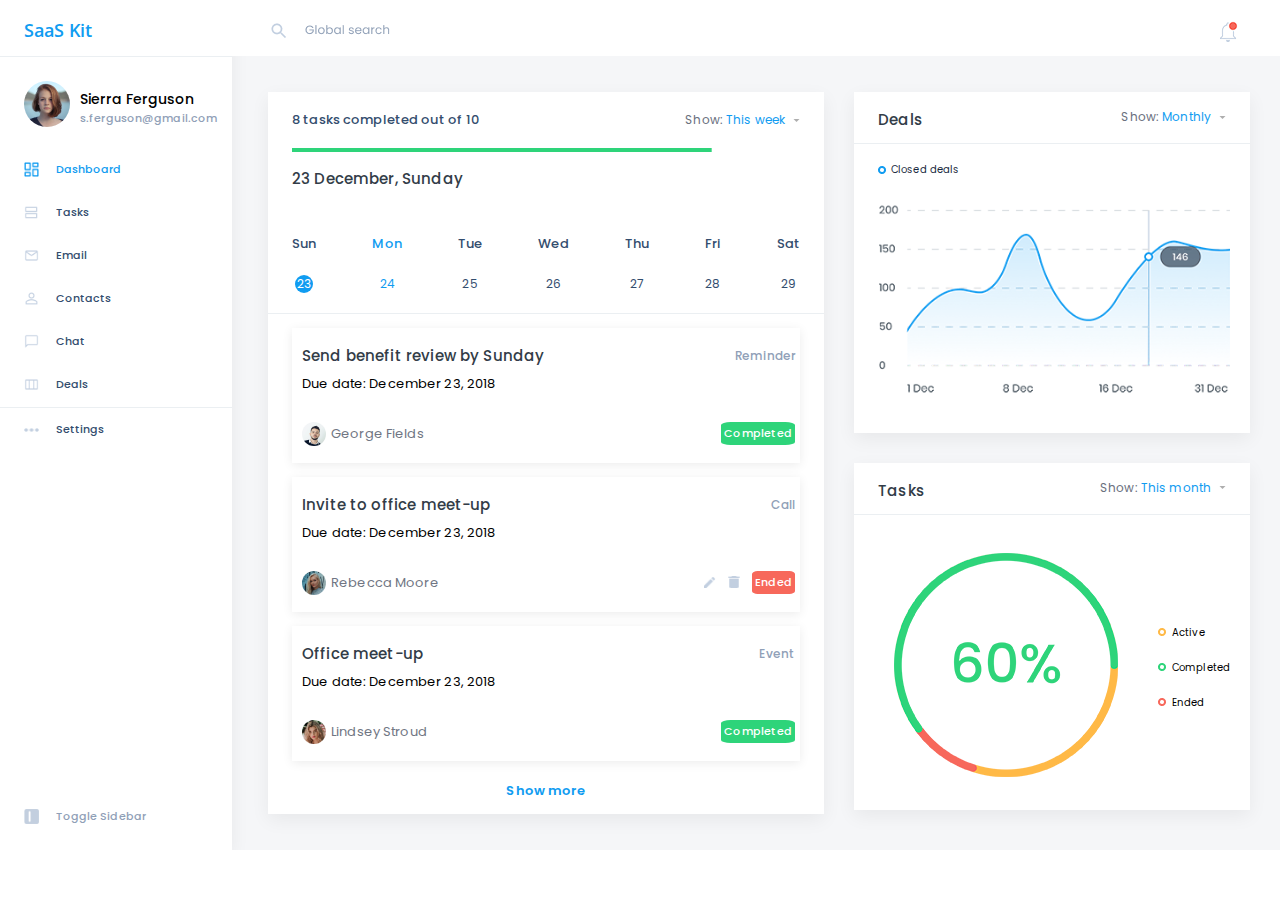
<file: Tkach_Alexander_SaaS_Website/index.html>
<!DOCTYPE html>
<html lang="en">
<head>
    <meta charset="UTF-8">
    <meta http-equiv="X-UA-Compatible" content="IE=edge">
    <meta name="viewport" content="width=
    , initial-scale=1.0">
    <title>Document</title>
    <link rel="stylesheet" href="./css/styles.css">
    <link rel="preconnect" href="https://fonts.googleapis.com">
<link rel="preconnect" href="https://fonts.gstatic.com" crossorigin>
<link href="https://fonts.googleapis.com/css2?family=Poppins:wght@400;500&display=swap" rel="stylesheet">
<link rel="preconnect" href="https://fonts.googleapis.com">
<link rel="preconnect" href="https://fonts.gstatic.com" crossorigin>
<link href="https://fonts.googleapis.com/css2?family=Open+Sans&display=swap" rel="stylesheet">
</head>
<body>
    <div class="wrapper">
    <div class="sidebar">
       <div class="sidebar_title"> 
       <p class="saas-kit">SaaS Kit</p>
    </div>
    <div class="top_divider"></div>
       <div class="profile">
           <div>
       <img class="sierra_avatar" alt="avatar" src="./images/sierra_avatar.png"></div>
       <div class="profile_inf">
       <p class="name">Sierra Ferguson</p>
       <p class="email">s.ferguson@gmail.com</p>
    </div>
    </div>
        <div class="nav_bar">
            <div class="nav_item">
                <img class="nav_img" src="./images/sidebar_icons/Vector-5.png">
                <p class="nav_item_name" style="color:#109CF1">Dashboard</p>
            </div>
            <div class="nav_item">
                <img class="nav_img" src="./images/sidebar_icons/tasks.png">
                <p class="nav_item_name">Tasks</p>
            </div>
            <div class="nav_item">
                <img class="nav_img" src="./images/sidebar_icons/email.png">
                <p class="nav_item_name">Email</p>
            </div>
            <div class="nav_item">
                <img class="nav_img" src="./images/sidebar_icons/contacts.png">
                <p class="nav_item_name">Contacts</p>
            </div>
            <div class="nav_item">
                <img class="nav_img" src="./images/sidebar_icons/chat.png">
                <p class="nav_item_name">Chat</p>
            </div>
            <div class="nav_item">
                <img class="nav_img" src="./images/sidebar_icons/deals.png">
                <p class="nav_item_name">Deals</p>
            </div>
        </div>
    <div class="top_divider"></div>
    <div class="nav_item">
        <img class="nav_img" style="height: 4px;" src="./images/sidebar_icons/Settings.png">
    <p class="nav_item_name">Settings</p>
    </div>
    <div class="toggle_sidebar">
        <img class="nav_img" src="./images/sidebar_icons/toggle_sidebar.png">
        <p class="nav_item_name" style="color:#90A0B7">Toggle Sidebar</p>
    </div>
    </div>
    <div class="main">
       <div class="searchbar">
           <div>
           <img class="loupe" src="./images/loupe.png">
           <img class="global_search" src="./images/Global search.png">
        </div>
           <img class="bell" src="./images/Searchbar/notifications.png">
        </div>
    <div class="content-wrapper">
        <div class="left-content-column">
            <div class="tasks_top">
                <p class="tasks_completed">8 tasks completed out of 10</p>
                <div class="show_box">
                <p class="show_selector">Show: <span style="color:#109CF1">This week</span></p>
                <img class="selector_icon" src="./images/selector_icon.png">
            </div>
        </div>
        <div>
            <img class="progressbar" src="./images/Charts/progressbar.png">
        </div>
        <h4 class="current_date">23 December, Sunday</h4>
        <div class="calendar-wrapper">
        <div class="calendar">
            <div class="day-wrapper">
                <p class="day">Sun</p><p class="date_chosen">23</p>
            </div>
            <div class="day-wrapper">
                <p class="day" style="color:#109CF1">Mon</p><p class="date" style="color:#109CF1">24</p>
            </div>
            <div class="day-wrapper">
                <p class="day">Tue</p><p class="date">25</p>
            </div>
            <div class="day-wrapper">
                <p class="day">Wed</p><p class="date">26</p>
            </div>
            <div class="day-wrapper">
                <p class="day">Thu</p><p class="date">27</p>
            </div>
            <div class="day-wrapper">
                <p class="day">Fri</p><p class="date">28</p>
            </div>
            <div class="day-wrapper">
                <p class="day">Sat</p><p class="date">29</p>
            </div>
        </div>
     </div>
     <div class="divider"></div>
            <div class="tasks_box">
            <div class="tasks_box_left">
                <h4 class="task_header_spec">Send benefit review by Sunday</h4>
                <h5 class="due_date">Due date: December 23, 2018</h5>
                <div class="tasks_person">
                    <img class="img_person" src="./images/Charts/George Fields.png" alt="George Fields">
                    <h5 class="person_name">George Fields</h5>
                </div>
            </div>
            <div class="tasks_box_right">
                <p class="task_type">Reminder</p>
                <p class="task_status">Completed</p>
            </div>
        </div>
        <div class="tasks_box">
            <div class="tasks_box_left">
                <h4 class="task_header">Invite to office meet-up</h4>
                <h5 class="due_date">Due date: December 23, 2018</h5>
                <div class="tasks_person">
                    <img class="img_person" src="./images/Charts/Rebecca Moore.png" alt="Rebecca Moore">
                    <h5 class="person_name">Rebecca Moore</h5>
                </div>
            </div>
            <div class="tasks_box_right">
                <p class="task_type">Call</p>
                <div class="edit_delete_buttons">
                    <img class="edit_icon" src="./images/edit.png">
                    <img class="edit_icon" src="./images/delete.png">
                <p class="task_status" style="background: #F7685B;">Ended</p>
            </div>
            </div>
        </div>
        <div class="tasks_box">
            <div class="tasks_box_left">
                <h4 class="task_header">Office meet-up</h4>
                <h5 class="due_date">Due date: December 23, 2018</h5>
                <div class="tasks_person">
                    <img class="img_person" src="./images/Charts/Lindsey Stroud.png" alt="Lindsey Stroud">
                    <h5 class="person_name">Lindsey Stroud</h5>
                </div>
            </div>
            <div class="tasks_box_right">
                <p class="task_type">Event</p>
                <p class="task_status">Completed</p>
            </div>
        </div>
        <p class="show_more">Show more</p>
    </div>
    <div class="right-content-column">             
        <div class="deals">
            <div class="deals_top">
                <h4 class="task_deals_header">Deals</h4>
                <div class="show_box">
                <p class="show_selector">Show: <span style="color:#109CF1">Monthly</span></p>
                <img class="selector_icon" src="./images/selector_icon.png">
                </div>
            </div>
            <div class="deals_divider"></div>
                <div class="closed_deals">
                    <img class="closed_deals_icon" src="./images/Deals/Closed_deals.png">
                    <p class="closed_deals_header">Closed deals</p>
                </div>
                <div class="deals_graphic">
                    <img class="img_deals_graphic" src="./images/Deals/deals_graphic.png" alt="Deals graphic">
                </div>
                </div>
                <div class="tasks">                   
                    <div class="deals_top">
                        <h4 class="task_deals_header">Tasks</h4>
                        <div class="show_box">
                            <p class="show_selector">Show: <span style="color:#109CF1">This month</span></p>
                            <img class="selector_icon" src="./images/selector_icon.png">
                        </div>
                    </div>
                    <div class="deals_divider"></div>                  
                    <div class="tasks_diagram_space">
                        <img class="tasks_diagram" src="./images/Tasks/tasks_diagram.png" alt="Tasks Diagram">
                        <div class="tasks_balance">
                            <div class="tasks_balance_item">
                                <img class="diagram_elipse" src="./images/Tasks/ellipse_active.png">
                                <p class="balance_type">Active</p>
                            </div>
                            <div class="tasks_balance_item">
                                <img class="diagram_elipse" src="./images/Tasks/ellipse_completed.png">
                                <p class="balance_type">Completed</p>
                            </div>
                            <div class="tasks_balance_item">
                                <img class="diagram_elipse" src="./images/Tasks/ellipse_ended.png">
                                <p class="balance_type">Ended</p>
                            </div>
                        </div>
                    </div>
            </div>
        </div>
    </div>
</div>
</body>
</html>
</file>
<file: Tkach_Alexander_SaaS_Website/css/styles.css>
body {
    margin: 0;
}
.wrapper {
    background: #F5F6F8;
    width: 100vw;
    display: flex;
    overflow-x: hidden;
}
.sidebar {
    display: none; 
}
.main {
    display: flex;
    flex-direction: column;
    width:100%;
}
.searchbar {
    display: flex;
    flex-direction: row;
    justify-content: space-between;
    align-items: flex-start;
    height: 50px;
    width: 100%;
    background-color: white;
}
.loupe{
    padding-top: 22.5px;
    padding-left: 38.5px;
}
.global_search {
    padding-bottom: 4px;
    margin-left: 14.93px;
}
.bell {
    float: right;
    margin-top: 20px;
    margin-right: 40px;
}
.content-wrapper {
    display: flex;
    flex-direction: column;    
    width: 100%;
}
.left-content-column {
    flex: 53.6%;
    height: 100%;
    background-color:white;
    display: flex;
    flex-direction: column;
    width: 100%;
}
.progressbar {
    display: flex;
    width: 68%;
    margin: 0 24px;
}
.current_date {
    font-family: Poppins;
    font-size: 15px;
    font-style: normal;
    font-weight: 500;
    line-height: 23px;
    letter-spacing: 0.01em;
    text-align: left;
    color: #323C47;
    margin-left: 24px;
    margin-bottom: 0;
    margin-top: 15px;
}
.tasks_box {
    display: flex;
    flex-direction: row;
    justify-content: space-between;
    margin-left: 24px;
    margin-right: 24px;
    margin-top: 14px;
    box-shadow: 0px 2px 10px 0px #00000014;
}
.tasks_box_left {
    display: flex;
    flex-direction: column;
    justify-content: space-between;
    margin-left: 10px;
}
.task_header {
    font-family: Poppins;
    font-size: 15px;
    font-style: normal;
    font-weight: 500;
    line-height: 23px;
    letter-spacing: 0.01em;
    text-align: left;
    color: #323C47;
    margin-bottom: 7px;
    margin-top: 16px;
}
.task_header_spec {
    font-family: Poppins;
    font-size: 15px;
    font-style: normal;
    font-weight: 500;
    line-height: 23px;
    letter-spacing: 0.01em;
    text-align: left;
    color: #323C47;
    margin-bottom: 7px;
    margin-top: 16px;
    width: 78%;
    white-space: nowrap;
    overflow: hidden;
    text-overflow: ellipsis;
}
.divider {
    background: #EBEFF2;
    height: 1px;
    width: 100%;
    margin-top: 15px;;
}
.due_date {
    margin: 0 0 18px;
    font-family: Poppins;
    font-size: 13px;
    font-style: normal;
    font-weight: 400;
    line-height: 20px;
    letter-spacing: 0.01em;
    text-align: left;
}
.tasks_person {
    display: flex;
    flex-direction: row;
    align-items: center;
    margin-bottom: 6px;
    height: 45px;
}
.img_person {
    border-radius: 50%;
    width: 24px;
    height: 24px;
}
.person_name {
    font-family: Poppins;
    font-size: 13px;
    font-style: normal;
    font-weight: 400;
    line-height: 20px;
    letter-spacing: 0.01em;
    text-align: left;
    color: #707683;
    margin-left: 5px;
}
.tasks_box_right {
    display: flex;
    flex-direction: column;
    justify-content: space-between;
    align-items: flex-end;
    margin: 7px 5px;
}
.task_type {
    font-family: Poppins;
    font-size: 12px;
    font-style: normal;
    font-weight: 500;
    line-height: 18px;
    letter-spacing: 0.01em;
    text-align: right;
    color: #90A0B7;
}
.edit_delete_buttons {
    display: flex;
    flex-direction: row;
}
.edit_icon {
    width: 12px;
    height: 12px;
    margin-right: 12px;
    margin-top: 16px;
}
.task_status {
    font-family: Poppins;
    font-size: 11px;
    font-style: normal;
    font-weight: 500;
    line-height: 17px;
    letter-spacing: 0.02em;
    text-align: center;
    color:white;
    background-color: #2ED47A;
    padding: 3px;
    border-radius: 13%;
}
.show_more {
    display: none;
}
.tasks_top {
    display:flex;
    flex-direction: row;
    justify-content: space-between;
    align-items: center;
    margin: 5px 24px 5px;
}
.tasks_completed {
    font-family: Poppins;
    font-size: 13px;
    font-style: normal;
    font-weight: 500;
    line-height: 20px;
    letter-spacing: 0.01em;
    text-align: left;
    color: #334D6E;
}
.task_deals_header {
    font-family: Poppins;
    font-size: 15px;
    font-style: normal;
    font-weight: 500;
    line-height: 23px;
    letter-spacing: 0.01em;
    text-align: left;
    color: white;
    margin-bottom: 7px;
    margin-top: 16px;
}
.show_box {
    display: flex;
    flex-direction: row;
    align-items: center;
}
.show_selector {
    font-family: Poppins;
    font-size: 12px;
    font-style: normal;
    font-weight: 400;
    line-height: 18px;
    letter-spacing: 0.01em;
    text-align: left;
    color: #6A707E;
}
.selector_icon {
    height: 3px;
    width: 7px;
    margin: 0;
    float: right;
    margin-left: 8px;
}
.calendar {
    display: none;
}
.tasks_divider {
    display: flex;
    background: #EBEFF2;
    height: 1px;
    width: 100%;
    margin-top: 27px;
}
.right-content-column {
    display: flex;
    flex-direction: column;
    height: 100%;
    margin: 0;
}
.deals {
    background-color: white;
    display:flex;
    flex-direction: column;
}
.deals_top {
    display:flex;
    flex-direction: row;
    justify-content: space-between;
    align-items: flex-end;
    margin: 0px 24px 5px;
}
.deals_divider {
    height: 1px;
    background: #EBEFF2;
}
.closed_deals {
    display: flex;
    flex-direction: row;
    align-items: center;
    margin-left: 24px;
    margin-top:8px;
}
.closed_deals_icon {
    margin-right: 5px;
}
.closed_deals_header {
    font-family: Poppins;
    font-size: 10px;
    font-style: normal;
    font-weight: 400;
    line-height: 15px;
    letter-spacing: 0.01em;
    text-align: left;
    color: #192A3E;
}
.deals_graphic {
        margin: 15px 25px 15px 25px;
}
.img_deals_graphic {
    width: 100%;
    max-width: 400px;
}
.tasks {
    display: flex;
    flex-direction: column;
    background-color: white;
    flex: 50%;
}
.tasks_diagram_space {
    display: flex;
    flex-direction: row;
    margin: 15px 20px 25px 20px;
}
.tasks_diagram {
    margin-top: 23px;
}
.tasks_balance {
    display: flex;
    flex-direction: column;
    margin-top: 85px;
    margin-left: 40px;
}
.tasks_balance_item {
    display: flex;
    flex-direction: row;
    align-items: center;
}
.diagram_elipse {
    width: 8px;
    height: 8px;
    margin-right: 6px;
}
.balance_type {
    font-family: Poppins;
    font-size: 10px;
    font-style: normal;
    font-weight: 400;
    line-height: 15px;
    letter-spacing: 0.01em;
    text-align: left;
}

@media screen and (min-width: 480px) {
 .wrapper {
    max-width: 1440px;
} 
.sidebar {
     background-color: white;
     display: flex;
     flex-direction: column;
     height: 850px;
     width: 256px;
     box-shadow: 0px 6px 18px 0px #0000000F;
 } 
 .sidebar_title {
     display:flex;
     height: 55px;
     margin-left:24px;
 }
 .saas-kit {
    font-family: Open Sans, sans-serif;
    font-size: 18px;
    font-style: normal;
    font-weight: 600;
    line-height: 25px;
    letter-spacing: 0em;
    text-align: left;
    color: #109CF1;
}
.top_divider {
    height: 1px;
    background: #EBEFF2;
    margin-top: 1px;
}
 .profile {
     width: 208px;
     background: white;
     display:flex;
     flex-direction: row;
     margin-top: 24px;
     margin-left: 24px;
     margin-bottom: 10px;
 }
 .profile_inf {
     display: flex;
     flex-direction: column;
     margin-top: -2px;
 }
 .sierra_avatar {
     border-radius: 50%;
     max-width: 46px;
}
 .name {
    font-family: Poppins;
    font-size: 14px;
    font-style: normal;
    font-weight: 500;
    line-height: 21px;
    letter-spacing: 0em;
    text-align: left;
    margin-top: 10px;
    margin-left: 10px;
    margin-bottom: 0;
 }
 .email {
    font-family: Poppins;
    font-size: 11px;
    font-style: normal;
    font-weight: 500;
    line-height: 17px;
    letter-spacing: 0.01em;
    text-align: left;
    color: #90A0B7;
    margin-top: 0px;
    margin-left: 10px;
 }
 .nav_bar {
     display:flex;
     flex-direction: column;
 }
 .nav_item {
     display: flex;
     flex-direction: row;
     align-items: center;
     margin-left: 24px;
     height: 43px;
 }
 .nav_img {
     width: 15px;
     height: 15px;
     padding-right: 16.5px;
 }
 .nav_item_name {
    font-family: Poppins;
    font-size: 11px;
    font-style: normal;
    font-weight: 500;
    line-height: 17px;
    letter-spacing: 0.01em;
    text-align: left;
    color: #334D6E;   
 }
 .toggle_sidebar {
    display: flex;
    flex-direction: row;
    align-items: center;
    margin-left: 24px;
    padding-top: 346px;
 }
 .searchbar {
    height: 60px;
 }
 .content-wrapper {
    display: flex;
    flex-direction: row;
    justify-content: space-between;
    height: 100%;
    margin-right: 38px;
}
.left-content-column {
    margin-left: 36px;
    margin-top: 36px;
    height: 722px;
    width: 44%;
    min-width: 400px;
    box-shadow: 0px 6px 18px 0px #0000000F;
    background-color: white;
}
.progressbar {
    width: 94%;
}
.task_header_spec {
    font-family: Poppins;
    font-size: 15px;
    font-style: normal;
    font-weight: 500;
    line-height: 23px;
    letter-spacing: 0.01em;
    text-align: left;
    color: #323C47;
    margin-bottom: 7px;
    margin-top: 16px;
    width: auto;
}
.calendar-wrapper {
    display: flex;
    flex-direction: column;
}
.calendar {
    display:flex;
    flex-direction: row;
    justify-content: space-between;
    margin: 38px 24px 0; 
    height: 70px; 
}
.day-wrapper {
    display:flex;
    flex-direction: column;
    align-items: center;
    justify-content: center;
}
.day {
    font-family: Poppins;
    font-size: 13px;
    font-style: normal;
    font-weight: 500;
    line-height: 20px;
    letter-spacing: 0.01em;
    text-align: center;
    color: #334D6E;
}
.date {
    font-family: Poppins;
    font-size: 12px;
    font-style: normal;
    font-weight: 400;
    line-height: 18px;
    letter-spacing: 0.01em;
    text-align: center;
    color: #334D6E;
    margin-top: 8px;
}
.date_chosen {
    font-family: Poppins;
    font-size: 12px;
    font-style: normal;
    font-weight: 400;
    color:white;
    line-height: 18px;
    letter-spacing: 0.01em;
    text-align: center;
    background-color: #109CF1;
    border-radius: 50%;
    width: 18px;
    height: 18px;
    margin-top: 8px;
}
.show_more {
    display: block;
    font-family: Poppins;
    font-size: 13px;
    font-style: normal;
    font-weight: 600;
    line-height: 20px;
    letter-spacing: 0.01em;
    text-align: center;
    color: #109CF1;
    margin-top: 20px;
}
.right-content-column {
    flex: 37.6%;
    margin: 36px 30px 0px;
    height: 718px;
}
.deals {
    height: 352px;
    box-shadow: 0px 6px 18px 0px #0000000F;
    background-color: white;
}
.task_deals_header {
    color: #323C47;
}
.deals_graphic {
        margin: 15px 20px 15px 25px;
}
.tasks {
    margin-top: 30px;
    height: 344px;
    box-shadow: 0px 6px 18px 0px #0000000F;
    background-color: white;
}
.tasks_diagram_space {
    margin: 15px 20px 25px 40px;
}
}
</file>
